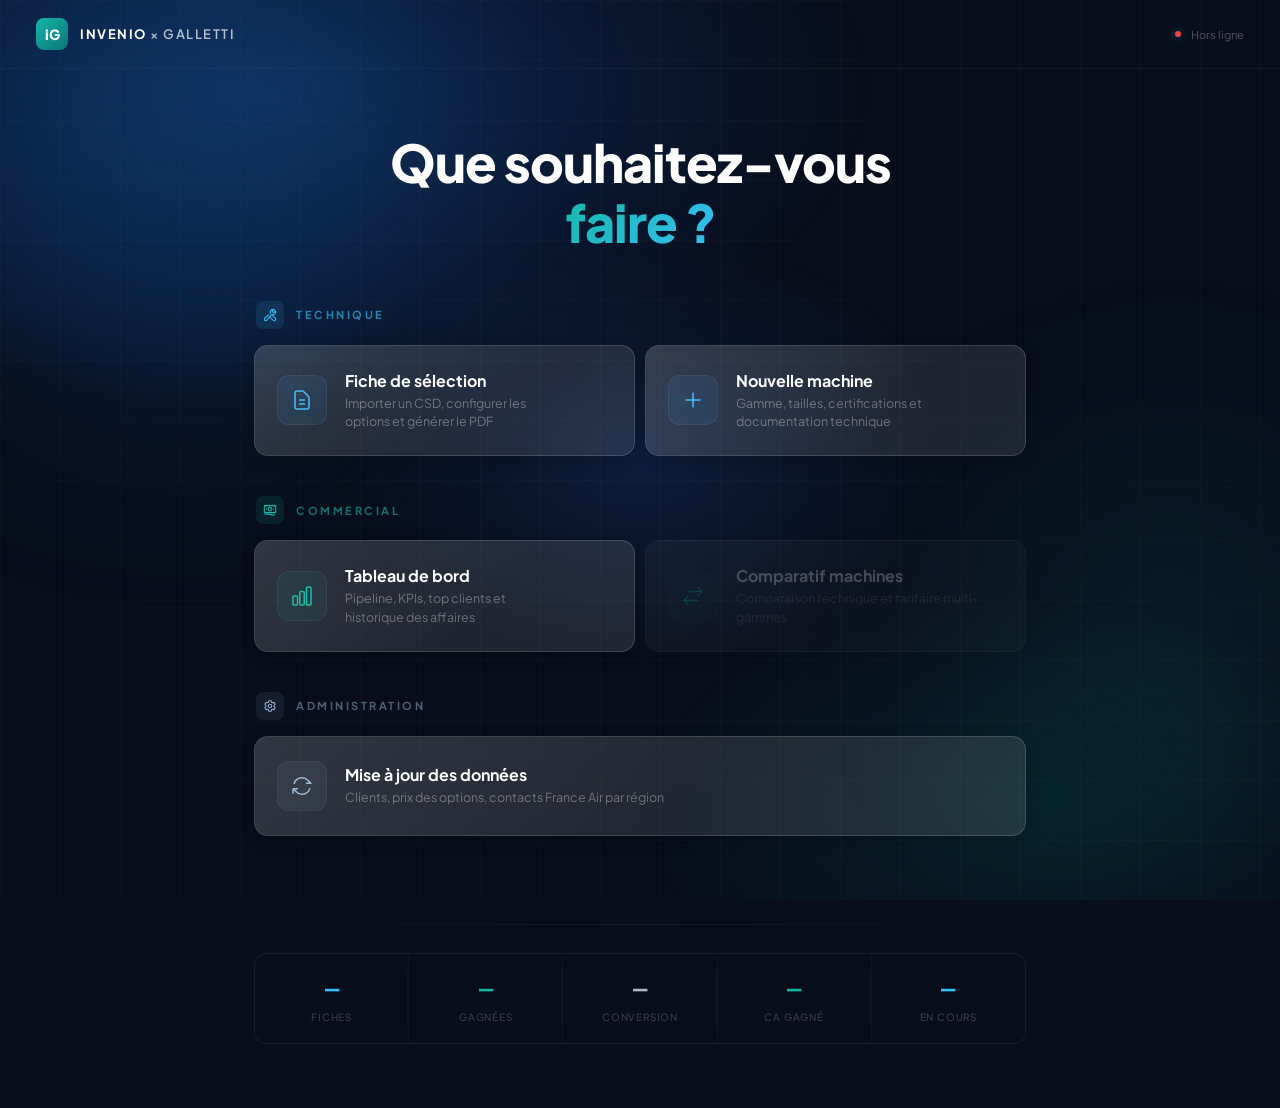
<file: hub.html>
<!DOCTYPE html>
<html lang="fr">
<head>
  <meta charset="UTF-8"/>
  <meta name="viewport" content="width=device-width, initial-scale=1.0"/>
  <title>INVENIO × GALLETTI</title>
  <link href="https://fonts.googleapis.com/css2?family=Plus+Jakarta+Sans:wght@300;400;500;600;700;800&family=JetBrains+Mono:wght@400;500&display=swap" rel="stylesheet"/>
  <style>
    *{margin:0;padding:0;box-sizing:border-box}

    body{
      font-family:'Plus Jakarta Sans',sans-serif;
      min-height:100vh;color:#fff;overflow-x:hidden;
      background:#070d1b;
    }

    /* ═══ ANIMATED BG ═══ */
    .bg{position:fixed;inset:0;z-index:0;overflow:hidden}
    .bg-grad{position:absolute;inset:0;
      background:
        radial-gradient(ellipse 80% 60% at 20% 10%, rgba(20,60,120,.6) 0%, transparent 60%),
        radial-gradient(ellipse 60% 50% at 80% 90%, rgba(13,148,136,.15) 0%, transparent 50%),
        radial-gradient(ellipse 40% 40% at 50% 50%, rgba(15,34,68,.8) 0%, transparent 60%);
    }
    .bg-grid{position:absolute;inset:0;
      background-image:
        linear-gradient(rgba(255,255,255,.018) 1px, transparent 1px),
        linear-gradient(90deg, rgba(255,255,255,.018) 1px, transparent 1px);
      background-size:60px 60px;
    }
    .bg-orb{position:absolute;border-radius:50%;filter:blur(100px);animation:float 20s ease-in-out infinite}
    .bg-orb--1{width:500px;height:500px;top:-10%;left:-5%;background:rgba(20,100,180,.2)}
    .bg-orb--2{width:350px;height:350px;bottom:10%;right:-5%;background:rgba(13,148,136,.12);animation-delay:-8s;animation-duration:25s}
    @keyframes float{0%,100%{transform:translate(0,0)}25%{transform:translate(20px,-30px)}50%{transform:translate(-15px,20px)}75%{transform:translate(25px,10px)}}

    /* ═══ CONTENT ═══ */
    .page{position:relative;z-index:1}

    /* ═══ TOPBAR ═══ */
    .topbar{display:flex;align-items:center;justify-content:space-between;padding:18px 36px;
      border-bottom:1px solid rgba(255,255,255,.04)}
    .topbar-left{display:flex;align-items:center;gap:12px}
    .topbar-logo{width:32px;height:32px;border-radius:8px;background:linear-gradient(135deg,#14b8a6,#0d7377);
      display:flex;align-items:center;justify-content:center;font-weight:800;font-size:14px;color:#fff}
    .topbar-name{font-size:13px;font-weight:600;color:rgba(255,255,255,.7);letter-spacing:1.5px}
    .topbar-name b{color:#fff}
    .topbar-right{display:flex;align-items:center;gap:10px}
    .topbar-dot{width:6px;height:6px;border-radius:50%;background:#14b8a6;box-shadow:0 0 10px rgba(20,184,166,.6);animation:pulse 2s infinite}
    .topbar-db{font-size:11px;color:rgba(255,255,255,.3)}
    @keyframes pulse{0%,100%{opacity:1}50%{opacity:.3}}

    /* ═══ HERO ═══ */
    .hero{text-align:center;padding:64px 24px 48px}
    .hero h1{font-size:52px;font-weight:800;letter-spacing:-1px;line-height:1.15}
    .hero h1 span{
      background:linear-gradient(135deg,#14b8a6 0%,#38bdf8 50%,#14b8a6 100%);
      background-size:200% 200%;
      -webkit-background-clip:text;-webkit-text-fill-color:transparent;background-clip:text;
      animation:shimmer 4s ease-in-out infinite;
    }
    @keyframes shimmer{0%,100%{background-position:0% 50%}50%{background-position:100% 50%}}
    @media(max-width:640px){.hero h1{font-size:32px}}

    /* ═══ SECTIONS ═══ */
    .sections{max-width:820px;margin:0 auto;padding:0 24px 48px}

    .sec{margin-bottom:40px}
    .sec-head{display:flex;align-items:center;gap:12px;margin-bottom:16px;padding-left:2px}
    .sec-icon{width:28px;height:28px;border-radius:7px;display:flex;align-items:center;justify-content:center}
    .sec-icon svg{width:14px;height:14px;fill:none;stroke-width:1.8}
    .sec-label{font-size:11px;font-weight:700;text-transform:uppercase;letter-spacing:2.5px}

    .sec--tech .sec-icon{background:rgba(56,189,248,.12)}
    .sec--tech .sec-icon svg{stroke:#38bdf8}
    .sec--tech .sec-label{color:rgba(56,189,248,.65)}

    .sec--comm .sec-icon{background:rgba(20,184,166,.12)}
    .sec--comm .sec-icon svg{stroke:#14b8a6}
    .sec--comm .sec-label{color:rgba(20,184,166,.6)}

    .sec--admin .sec-icon{background:rgba(148,180,210,.1)}
    .sec--admin .sec-icon svg{stroke:#94b4d2}
    .sec--admin .sec-label{color:rgba(148,180,210,.5)}

    .sec-grid{display:grid;gap:10px}
    .sec-grid--2{grid-template-columns:1fr 1fr}
    .sec-grid--1{grid-template-columns:1fr}
    @media(max-width:640px){.sec-grid--2{grid-template-columns:1fr}}

    /* ═══ CARD ═══ */
    .card{
      display:flex;align-items:center;gap:18px;
      padding:24px 22px;
      background:rgba(255,255,255,.1);
      border:1px solid rgba(255,255,255,.15);
      border-radius:14px;
      cursor:pointer;
      text-decoration:none;color:inherit;
      transition:all .25s cubic-bezier(.25,.46,.45,.94);
      position:relative;overflow:hidden;
      box-shadow:0 4px 16px rgba(0,0,0,.2);
    }
    .card::before{
      content:'';position:absolute;inset:0;
      background:linear-gradient(135deg,rgba(255,255,255,.08),transparent 60%);
      opacity:1;transition:opacity .25s;
    }
    .card:hover{
      background:rgba(255,255,255,.15);
      border-color:rgba(20,184,166,.4);
      transform:translateY(-2px);
      box-shadow:0 16px 48px rgba(0,0,0,.3),0 0 0 1px rgba(20,184,166,.2);
    }
    .card:hover::before{opacity:1}
    .card:active{transform:translateY(0)}
    .card--disabled{opacity:.25;cursor:default;pointer-events:none}

    .card-ico{
      width:50px;height:50px;border-radius:12px;
      display:flex;align-items:center;justify-content:center;flex-shrink:0;
      border:1px solid rgba(255,255,255,.06);
    }
    .card-ico svg{width:24px;height:24px;stroke-width:1.5;fill:none}

    .card--tech .card-ico{background:rgba(56,189,248,.08)}.card--tech .card-ico svg{stroke:#38bdf8}
    .card--comm .card-ico{background:rgba(20,184,166,.08)}.card--comm .card-ico svg{stroke:#14b8a6}
    .card--admin .card-ico{background:rgba(148,180,210,.07)}.card--admin .card-ico svg{stroke:#94b4d2}

    .card-body{flex:1;min-width:0}
    .card-title{font-size:16px;font-weight:700;color:#fff;margin-bottom:3px}
    .card-desc{font-size:12.5px;color:rgba(255,255,255,.35);line-height:1.5}

    .card-go{flex-shrink:0;width:32px;height:32px;border-radius:8px;
      display:flex;align-items:center;justify-content:center;
      background:rgba(255,255,255,.04);border:1px solid rgba(255,255,255,.05);
      opacity:0;transform:translateX(-4px);transition:all .25s}
    .card-go svg{width:16px;height:16px;stroke:rgba(255,255,255,.5);stroke-width:1.5;fill:none}
    .card:hover .card-go{opacity:1;transform:translateX(0)}

    /* ═══ STATS FOOTER ═══ */
    .stats{max-width:820px;margin:0 auto;padding:0 24px 64px}
    .stats-line{height:1px;background:linear-gradient(90deg,transparent,rgba(255,255,255,.06),transparent);margin-bottom:28px}
    .stats-row{display:grid;grid-template-columns:repeat(5,1fr);gap:1px;
      background:rgba(255,255,255,.03);border-radius:12px;overflow:hidden;border:1px solid rgba(255,255,255,.04)}
    @media(max-width:640px){.stats-row{grid-template-columns:repeat(3,1fr)}}
    .st{text-align:center;padding:20px 12px;background:#070d1b;position:relative}
    .st::after{content:'';position:absolute;top:20%;right:0;height:60%;width:1px;background:rgba(255,255,255,.04)}
    .st:last-child::after{display:none}
    .st-val{font-family:'JetBrains Mono',monospace;font-size:24px;font-weight:600}
    .st-val--1{color:#38bdf8}
    .st-val--2{color:#14b8a6}
    .st-val--3{color:rgba(255,255,255,.7)}
    .st-val--4{color:#14b8a6}
    .st-val--5{color:#38bdf8}
    .st-lbl{font-size:10px;color:rgba(255,255,255,.2);margin-top:6px;text-transform:uppercase;letter-spacing:.8px;font-weight:500}

    /* ═══ ENTRY ANIMATION ═══ */
    .fade-up{opacity:0;transform:translateY(16px);animation:fadeUp .5s ease forwards}
    @keyframes fadeUp{to{opacity:1;transform:translateY(0)}}
    .d1{animation-delay:.1s}.d2{animation-delay:.2s}.d3{animation-delay:.3s}.d4{animation-delay:.4s}.d5{animation-delay:.5s}
  </style>
</head>
<body>
  <!-- BG -->
  <div class="bg">
    <div class="bg-grad"></div>
    <div class="bg-grid"></div>
    <div class="bg-orb bg-orb--1"></div>
    <div class="bg-orb bg-orb--2"></div>
  </div>

  <div class="page">

    <!-- TOPBAR -->
    <div class="topbar fade-up">
      <div class="topbar-left">
        <div class="topbar-logo">iG</div>
        <div class="topbar-name"><b>INVENIO</b> × GALLETTI</div>
      </div>
      <div class="topbar-right">
        <div class="topbar-dot"></div>
        <span class="topbar-db" id="dbStatus">Connexion...</span>
      </div>
    </div>

    <!-- HERO -->
    <div class="hero fade-up d1">
      <h1>Que souhaitez-vous<br/><span>faire ?</span></h1>
    </div>

    <div class="sections">

      <!-- TECHNIQUE -->
      <div class="sec sec--tech fade-up d2">
        <div class="sec-head">
          <div class="sec-icon"><svg viewBox="0 0 24 24"><path d="M11.42 15.17L17.25 21A2.652 2.652 0 0021 17.25l-5.877-5.877M11.42 15.17l2.496-3.03c.317-.384.74-.626 1.208-.766M11.42 15.17l-4.655 5.653a2.548 2.548 0 11-3.586-3.586l6.837-5.63m5.108-.233c.55-.164 1.163-.188 1.743-.14a4.5 4.5 0 004.486-6.336l-3.276 3.277a3.004 3.004 0 01-2.25-2.25l3.276-3.276a4.5 4.5 0 00-6.336 4.486c.091 1.076-.071 2.264-.904 2.95l-.102.085"/></svg></div>
          <span class="sec-label">Technique</span>
        </div>
        <div class="sec-grid sec-grid--2">
          <a class="card card--tech" href="selector.html">
            <div class="card-ico"><svg viewBox="0 0 24 24"><path d="M9 12h6m-6 4h6m2 5H7a2 2 0 01-2-2V5a2 2 0 012-2h5.586a1 1 0 01.707.293l5.414 5.414a1 1 0 01.293.707V19a2 2 0 01-2 2z"/></svg></div>
            <div class="card-body"><div class="card-title">Fiche de sélection</div><div class="card-desc">Importer un CSD, configurer les options et générer le PDF</div></div>
            <div class="card-go"><svg viewBox="0 0 24 24"><path d="M9 5l7 7-7 7"/></svg></div>
          </a>
          <a class="card card--tech" href="add-machine.html">
            <div class="card-ico"><svg viewBox="0 0 24 24"><path d="M12 4.5v15m7.5-7.5h-15"/></svg></div>
            <div class="card-body"><div class="card-title">Nouvelle machine</div><div class="card-desc">Gamme, tailles, certifications et documentation technique</div></div>
            <div class="card-go"><svg viewBox="0 0 24 24"><path d="M9 5l7 7-7 7"/></svg></div>
          </a>
        </div>
      </div>

      <!-- COMMERCIAL -->
      <div class="sec sec--comm fade-up d3">
        <div class="sec-head">
          <div class="sec-icon"><svg viewBox="0 0 24 24"><path d="M2.25 18.75a60.07 60.07 0 0115.797 2.101c.727.198 1.453-.342 1.453-1.096V18.75M3.75 4.5v.75A.75.75 0 013 6h-.75m0 0v-.375c0-.621.504-1.125 1.125-1.125H20.25M2.25 6v9m18-10.5v.75c0 .414.336.75.75.75h.75m-1.5-1.5h.375c.621 0 1.125.504 1.125 1.125v9.75c0 .621-.504 1.125-1.125 1.125h-.375m1.5-1.5H21a.75.75 0 00-.75.75v.75m0 0H3.75m0 0h-.375a1.125 1.125 0 01-1.125-1.125V15m1.5 1.5v-.75A.75.75 0 003 15h-.75M15 10.5a3 3 0 11-6 0 3 3 0 016 0zm3 0h.008v.008H18V10.5zm-12 0h.008v.008H6V10.5z"/></svg></div>
          <span class="sec-label">Commercial</span>
        </div>
        <div class="sec-grid sec-grid--2">
          <a class="card card--comm" href="crm.html">
            <div class="card-ico"><svg viewBox="0 0 24 24"><path d="M3 13.125C3 12.504 3.504 12 4.125 12h2.25c.621 0 1.125.504 1.125 1.125v6.75C7.5 20.496 6.996 21 6.375 21h-2.25A1.125 1.125 0 013 19.875v-6.75zM9.75 8.625c0-.621.504-1.125 1.125-1.125h2.25c.621 0 1.125.504 1.125 1.125v11.25c0 .621-.504 1.125-1.125 1.125h-2.25a1.125 1.125 0 01-1.125-1.125V8.625zM16.5 4.125c0-.621.504-1.125 1.125-1.125h2.25C20.496 3 21 3.504 21 4.125v15.75c0 .621-.504 1.125-1.125 1.125h-2.25a1.125 1.125 0 01-1.125-1.125V4.125z"/></svg></div>
            <div class="card-body"><div class="card-title">Tableau de bord</div><div class="card-desc">Pipeline, KPIs, top clients et historique des affaires</div></div>
            <div class="card-go"><svg viewBox="0 0 24 24"><path d="M9 5l7 7-7 7"/></svg></div>
          </a>
          <div class="card card--comm card--disabled">
            <div class="card-ico"><svg viewBox="0 0 24 24"><path d="M7.5 21L3 16.5m0 0L7.5 12M3 16.5h13.5m0-13.5L21 7.5m0 0L16.5 12M21 7.5H7.5"/></svg></div>
            <div class="card-body"><div class="card-title">Comparatif machines</div><div class="card-desc">Comparaison technique et tarifaire multi-gammes</div></div>
          </div>
        </div>
      </div>

      <!-- ADMIN -->
      <div class="sec sec--admin fade-up d4">
        <div class="sec-head">
          <div class="sec-icon"><svg viewBox="0 0 24 24"><path d="M9.594 3.94c.09-.542.56-.94 1.11-.94h2.593c.55 0 1.02.398 1.11.94l.213 1.281c.063.374.313.686.645.87.074.04.147.083.22.127.324.196.72.257 1.075.124l1.217-.456a1.125 1.125 0 011.37.49l1.296 2.247a1.125 1.125 0 01-.26 1.431l-1.003.827c-.293.24-.438.613-.431.992a6.759 6.759 0 010 .255c-.007.378.138.75.43.99l1.005.828c.424.35.534.954.26 1.43l-1.298 2.247a1.125 1.125 0 01-1.369.491l-1.217-.456c-.355-.133-.75-.072-1.076.124a6.57 6.57 0 01-.22.128c-.331.183-.581.495-.644.869l-.213 1.28c-.09.543-.56.941-1.11.941h-2.594c-.55 0-1.02-.398-1.11-.94l-.213-1.281c-.062-.374-.312-.686-.644-.87a6.52 6.52 0 01-.22-.127c-.325-.196-.72-.257-1.076-.124l-1.217.456a1.125 1.125 0 01-1.369-.49l-1.297-2.247a1.125 1.125 0 01.26-1.431l1.004-.827c.292-.24.437-.613.43-.992a6.932 6.932 0 010-.255c.007-.378-.138-.75-.43-.99l-1.004-.828a1.125 1.125 0 01-.26-1.43l1.297-2.247a1.125 1.125 0 011.37-.491l1.216.456c.356.133.751.072 1.076-.124.072-.044.146-.087.22-.128.332-.183.582-.495.644-.869l.214-1.281z"/><path d="M15 12a3 3 0 11-6 0 3 3 0 016 0z"/></svg></div>
          <span class="sec-label">Administration</span>
        </div>
        <div class="sec-grid sec-grid--1">
          <a class="card card--admin" href="selector.html#admin">
            <div class="card-ico"><svg viewBox="0 0 24 24"><path d="M16.023 9.348h4.992v-.001M2.985 19.644v-4.992m0 0h4.992m-4.993 0l3.181 3.183a8.25 8.25 0 0013.803-3.7M4.031 9.865a8.25 8.25 0 0113.803-3.7l3.181 3.182"/></svg></div>
            <div class="card-body"><div class="card-title">Mise à jour des données</div><div class="card-desc">Clients, prix des options, contacts France Air par région</div></div>
            <div class="card-go"><svg viewBox="0 0 24 24"><path d="M9 5l7 7-7 7"/></svg></div>
          </a>
        </div>
      </div>

    </div>

    <!-- STATS -->
    <div class="stats fade-up d5">
      <div class="stats-line"></div>
      <div class="stats-row">
        <div class="st"><div class="st-val st-val--1" id="sFiches">—</div><div class="st-lbl">Fiches</div></div>
        <div class="st"><div class="st-val st-val--2" id="sGagnes">—</div><div class="st-lbl">Gagnées</div></div>
        <div class="st"><div class="st-val st-val--3" id="sConv">—</div><div class="st-lbl">Conversion</div></div>
        <div class="st"><div class="st-val st-val--4" id="sCA">—</div><div class="st-lbl">CA gagné</div></div>
        <div class="st"><div class="st-val st-val--5" id="sCours">—</div><div class="st-lbl">En cours</div></div>
      </div>
    </div>

  </div>

  <script src="js/db.js"></script>
  <script>
    (async function(){
      var ok=await DB.init();
      var el=document.getElementById('dbStatus');
      if(!ok){el.textContent='Hors ligne';document.querySelector('.topbar-dot').style.background='#ef4444';return;}
      el.textContent='Connecté';
      try{
        var d=await DB.stats.getDashboard();
        if(d){
          document.getElementById('sFiches').textContent=d.total_projets||0;
          document.getElementById('sGagnes').textContent=d.gagnes||0;
          var c=d.total_projets>0?Math.round(100*(d.gagnes||0)/d.total_projets):0;
          document.getElementById('sConv').textContent=c+'%';
          var ca=d.ca_gagne||0;
          document.getElementById('sCA').textContent=ca>=1e6?(ca/1e6).toFixed(1)+'M€':ca>=1e3?Math.round(ca/1e3)+'K€':Math.round(ca)+'€';
          document.getElementById('sCours').textContent=d.en_cours||0;
        }
      }catch(e){console.warn(e)}
    })();
  </script>
</body>
</html>
</file>
